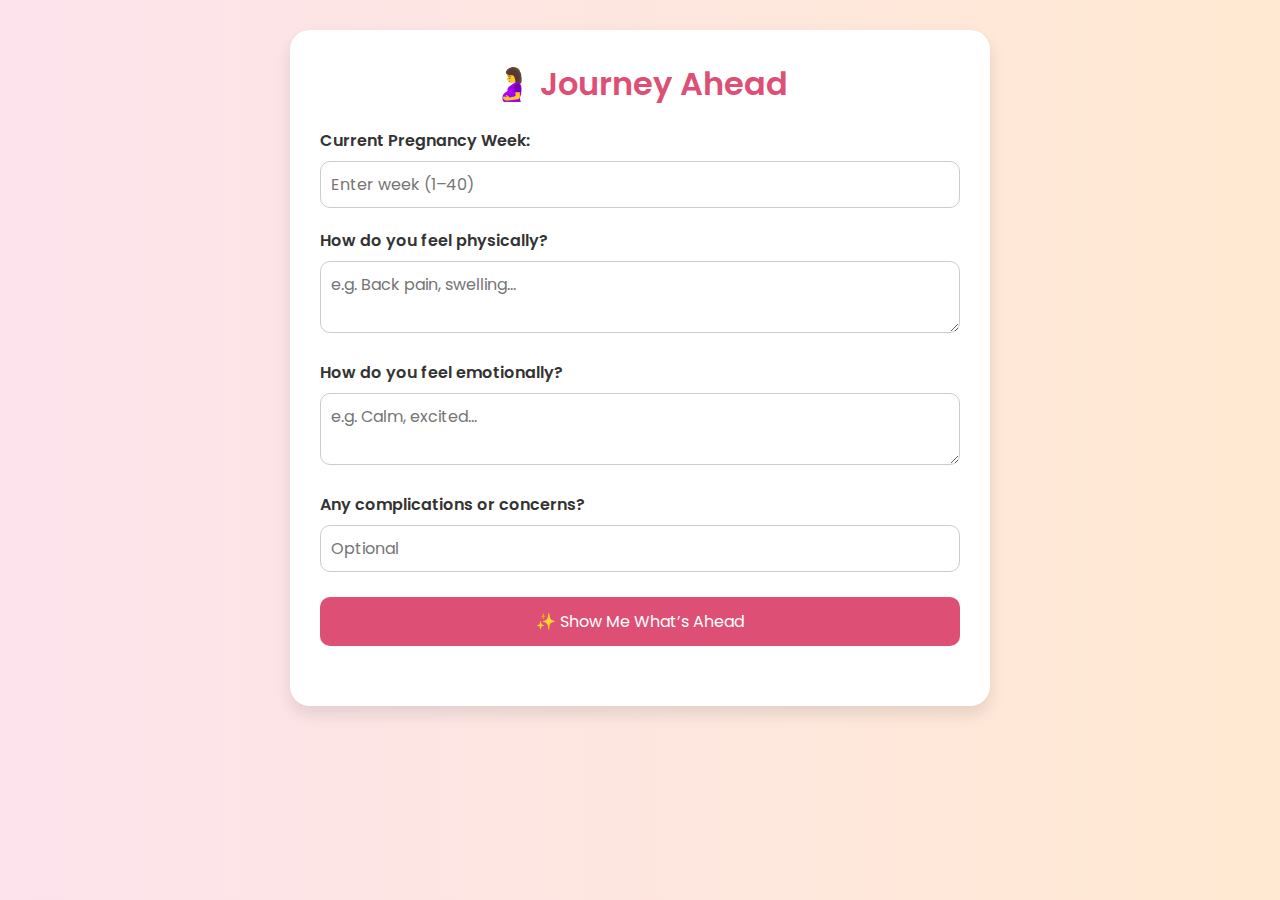
<file: HackPrix/ab/index.html>
<!DOCTYPE html>
<html lang="en">
<head>
  <meta charset="UTF-8" />
  <meta name="viewport" content="width=device-width, initial-scale=1.0" />
  <title>Journey Ahead - Pregnancy Companion</title>
  <link href="https://fonts.googleapis.com/css2?family=Poppins:wght@300;600&display=swap" rel="stylesheet">
  <style>
    * {
      margin: 0;
      padding: 0;
      box-sizing: border-box;
      font-family: 'Poppins', sans-serif;
    }
    body {
      background: linear-gradient(to right, #fce3ec, #ffe9d2);
      color: #333;
      padding: 30px;
      animation: fadeIn 1s ease-in-out;
    }
    @keyframes fadeIn {
      from { opacity: 0; }
      to { opacity: 1; }
    }
    .container {
      max-width: 700px;
      margin: auto;
      background: white;
      border-radius: 20px;
      box-shadow: 0 8px 16px rgba(0,0,0,0.1);
      padding: 30px;
      animation: slideIn 1s ease-in-out;
    }
    @keyframes slideIn {
      from { transform: translateY(40px); opacity: 0; }
      to { transform: translateY(0); opacity: 1; }
    }
    h1 {
      text-align: center;
      font-weight: 600;
      margin-bottom: 20px;
      color: #dd4f75;
    }
    label {
      display: block;
      margin-top: 20px;
      font-weight: 600;
    }
    input, textarea {
      width: 100%;
      padding: 10px;
      border-radius: 10px;
      border: 1px solid #ccc;
      margin-top: 8px;
      font-size: 16px;
    }
    .error {
      color: red;
      font-size: 14px;
      margin-top: 5px;
      display: none;
    }
    button {
      margin-top: 25px;
      background: #dd4f75;
      color: white;
      padding: 12px;
      font-size: 16px;
      border: none;
      border-radius: 10px;
      cursor: pointer;
      width: 100%;
      transition: background 0.3s ease;
    }
    button:hover {
      background: #c43e65;
    }
    .output {
      margin-top: 30px;
      animation: fadeIn 1s ease-in-out;
    }
    .section {
      background: #fff7f9;
      padding: 15px 20px;
      border-radius: 12px;
      margin-bottom: 15px;
      box-shadow: 0 4px 10px rgba(0,0,0,0.05);
    }
    .section h3 {
      color: #c43e65;
      margin-bottom: 10px;
    }
  </style>
</head>
<body>
  <div class="container">
    <h1>🤰 Journey Ahead</h1>

    <label for="week">Current Pregnancy Week:</label>
    <input type="number" id="week" min="1" max="40" placeholder="Enter week (1–40)" />
    <div id="week-error" class="error">Please enter a valid week between 1 and 40.</div>

    <label for="symptoms">How do you feel physically?</label>
    <textarea id="symptoms" placeholder="e.g. Back pain, swelling..."></textarea>

    <label for="emotions">How do you feel emotionally?</label>
    <textarea id="emotions" placeholder="e.g. Calm, excited..."></textarea>

    <label for="concerns">Any complications or concerns?</label>
    <input type="text" id="concerns" placeholder="Optional" />

    <button onclick="generateGuide()">✨ Show Me What’s Ahead</button>

    <div id="output" class="output"></div>
  </div>

  <script>
    const weekDescriptions = {
  1: "You may not feel anything unusual, but your body is quietly preparing. Hormones begin shifting, laying the groundwork for a new life. Fertilization occurs and the zygote forms. This tiny ball of cells begins dividing rapidly. Though you can't detect it, an incredible journey has just begun. There's no need to change your routine yet. Your womb is about to become a life-sustaining sanctuary. Emotionally, this may still feel abstract. It’s okay to feel unsure or unaware. The miracle is already underway, even if unnoticed.",
  2: "Your body starts responding to subtle hormonal shifts. You may feel mild bloating, cramps, or emotional sensitivity. The fertilized egg travels through your fallopian tube. It’s preparing to nestle into your uterus. This implantation will establish a connection with your blood supply. It marks the beginning of your placenta’s development. You may not feel any of this, and that’s normal. Your body is working efficiently in the background. Emotionally, anticipation may begin to grow. Everything is right on track.",
  3: "This week marks implantation into the uterine wall. You may experience light spotting or cramping. Your hormone levels rise to support the pregnancy. The embryo begins forming basic structures. Cells start organizing into layers that will become organs. You’re laying the foundation for new life. Emotionally, you may feel tired or even irritable. Many still don’t realize they’re pregnant. Your womb has officially welcomed your baby. A quiet but powerful transformation begins.",
  4: "Fatigue or sore breasts may set in. Hormones like hCG ramp up in your system. A missed period might be your first clue. Your body is undergoing significant internal changes. The embryo grows rapidly, forming the neural tube. This becomes the brain and spinal cord. Emotionally, excitement and anxiety may mix. Your body is now a full-time construction site. Though invisible outside, the work within is nonstop. You’ve entered the earliest stages of motherhood.",
  5: "You may begin experiencing morning sickness. Fatigue and mood swings may intensify. Your body is adjusting to new hormonal rhythms. Internally, your baby’s heart begins beating. It’s one of the first vital organs to function. The circulatory system is taking shape. Emotionally, you may feel more sensitive or overwhelmed. Rest becomes increasingly important. Your tiny baby is growing at an astonishing rate. It’s okay to pause and take care of yourself.",
  6: "You might notice a heightened sense of smell. Nausea and exhaustion can feel more intense. Hormones are peaking to sustain the pregnancy. The baby’s brain and spine are developing quickly. Tiny limb buds begin to emerge. Their heart is beating with a steady rhythm. You may feel joy mixed with discomfort. It’s normal to struggle during early weeks. Small victories — like hydration — go a long way. Trust your body and lean on your support system.",
  7: "Your uterus is growing and may cause mild cramping. Nausea and fatigue may be constant companions. Hormones continue to fluctuate wildly. Meanwhile, your baby develops arms, legs, and facial features. The tail disappears and organs continue forming. Baby’s brain cells multiply at lightning speed. Emotionally, you might feel drained or tearful. Every symptom is part of a greater purpose. Your baby is growing more human by the day. You’re doing more than you realize.",
  8: "You might feel bloated and your clothes may fit tighter. Morning sickness, aversions, and exhaustion may linger. You’re likely craving rest and predictability. Inside you, baby is constantly moving (though undetectable yet). Fingers and toes start to take shape. Their heartbeat grows stronger and faster. Emotionally, you may crave reassurance and calm. It’s normal to want validation during this time. Your body is performing miracles — even in discomfort. You are becoming someone’s world.",
  9: "Nausea may intensify and emotions may fluctuate wildly. You might notice oilier skin or new food preferences. Your body is adapting to sustain rapid changes. Baby is the size of a grape and developing muscles. Eyes, ears, and eyelids are now forming. They’re starting to look more baby-like. You may feel joyful one moment, exhausted the next. Be gentle with yourself and your expectations. Your body’s signals are valid and important. This week brings both intensity and purpose.",
  10: "Your uterus is now double its original size. You may feel bloated, constipated, or very tired. Symptoms may start to ease or shift. Baby’s facial features become more defined. Their brain is growing rapidly. Bones and cartilage begin forming. Emotionally, the pregnancy may feel more real. You’re nearly through the first trimester. This is a huge accomplishment. Continue nourishing yourself and seeking rest.",
  11: "You may experience emotional surges or skin changes. Hunger might increase as nausea fades. Hormones continue affecting your mood and energy. Baby’s bones begin to harden this week. Tooth buds and nail beds are forming. Organs are functioning more independently. You may start dreaming more vividly. It’s okay to feel a wide range of emotions. Baby now resembles a tiny human more than ever. Your second trimester is within reach.",
  12: "You might feel a little more energetic. Some early symptoms begin to ease. Your bump may begin to emerge slightly. Baby is now fully formed and enters a growth phase. Reflexes like sucking and swallowing begin. Organs like the liver and kidneys start working. You may feel more emotionally balanced. The risk of miscarriage drops significantly. It’s a good time to breathe and reflect. Your body and baby are thriving.",
  13: "Fatigue fades and appetite may increase. You may feel relief and renewed energy. Your skin may glow or break out. Baby is the size of a peach and growing fast. Vocal cords and fingerprints are forming. Their body starts catching up to the head in size. This week marks the second trimester. It often brings a sense of emotional stability. Celebrate this new chapter in your journey. You’re stepping into a powerful phase.",
  14: "Clothes may start fitting differently. You may feel more confident and physically stable. Nausea usually declines significantly. Baby’s facial expressions begin forming. Their kidneys start producing urine. Arms and legs grow more proportional. You may feel emotionally more connected. Some find their sex drive returns. Start thinking about gentle activity or stretching. You’re building strength for what’s ahead.",
  15: "You may feel pelvic pressure or backache. Nasal congestion or headaches may pop up. Embrace hydration and regular movement. Baby is growing hair, eyebrows, and bones. They can sense light through closed eyes. Their limbs now bend and stretch. You may feel inspired to start planning. Emotional connection deepens. Listen to your body’s shifting needs. Your pregnancy is progressing beautifully.",
  16: "You may experience round ligament pain. Skin may feel dry or sensitive. Some begin to notice a pregnancy glow. Baby can now hear muffled voices. Facial muscles begin moving. Baby may begin tiny kicks — though hard to notice. Your bond may deepen as awareness grows. Emotionally, you might feel a sense of awe. A belly bump might now be visible. Cherish this gentle stage.",
  17: "You may notice your center of gravity shifting. Hip or joint pain might begin. Your energy may be higher than earlier weeks. Baby’s fat stores begin developing. They’re starting to gain weight quickly. The umbilical cord thickens to support growth. You may start nesting or organizing. Emotionally, a protective instinct may emerge. You’re doing everything right. Growth is steady and strong.",
  18: "You might feel fluttering or bubbling sensations. Your lower back may ache. Sleep might become more disrupted. Baby’s ears are developed enough to hear. They may respond to sound and movement. Facial features are sharpening. You may feel overwhelmed or excited. You are nearing the halfway mark. Allow time for self-care and stretching. Your baby is becoming more real each day.",
  19: "Stretch marks or skin changes may appear. You may feel occasional dizziness or forgetfulness. Hydration and posture help relieve strain. Baby’s senses are developing rapidly. They may hear your heartbeat and voice. Movement becomes more coordinated. Emotionally, you may feel more in tune. This is a beautiful window to bond. Singing or talking to baby is encouraged. Growth is accelerating wonderfully.",
  20: "Halfway there! You may have your anatomy scan this week. You might experience more backaches or tightness. Baby’s organs are developing rapidly. They’re practicing swallowing and breathing. Eyebrows and scalp hair are visible. Emotionally, this milestone feels empowering. You may feel more confident and excited. It’s a good time to plan ahead. Keep enjoying this magical transformation.",
  21: "Braxton Hicks may start or become more noticeable. You may feel pressure in your ribs. Your body is preparing gradually. Baby is gaining fat and growing steadily. Their limbs move fluidly now. Eyelids and eyebrows are distinct. You may feel more deeply bonded. Some moms start journaling or documenting changes. It’s okay to rest more often. Each week brings new beauty.",
  22: "You might notice stretch marks or skin changes. Your belly button could start to pop out. Sleeping may require extra pillows. Baby’s grip is strengthening. Their facial features are fully formed. Lanugo, a fine hair, covers their body. Emotionally, you might feel creatively inspired. This week often brings more consistent movement. Document what you feel — it’s a unique phase. Let your body guide your pace.",
  23: "Swelling in the feet or hands may begin. You might feel tingling or light cramping. Your balance may be off slightly. Baby is listening and reacting to loud sounds. Blood vessels become visible under skin. Their lungs continue to grow. Emotionally, you might feel productive and hopeful. This is a great time for calm activities. Yoga, rest, and reading are helpful. Your womb is now a cozy, active place.",
  24: "You may feel aches in your hips and lower back. Heartburn could become more frequent. Walking slowly helps ease pressure. Baby’s lungs form branches for breathing. Their skin is still translucent. They’re now viable with intensive care if born. This week marks an important milestone. You might feel relieved or anxious. Celebrate how far you've come. The third trimester approaches.",
  25: "You may feel your belly tighten randomly. Movement might be more pronounced now. Fatigue could creep back in. Baby’s reflexes are sharpening. They might respond to your touch or voice. Eyes begin to develop pigment. You may begin nesting behaviors. Emotionally, you may feel more intuitive. Make space for rest and joy. You’re nurturing a beautiful life.",
  26: "Your sleep may become lighter or interrupted. Heartburn or shortness of breath may appear. Stretching and hydration help ease discomfort. Baby now responds to light and sound. Their eyes begin to open. They’re inhaling and exhaling amniotic fluid. You may feel closer to meeting them. Allow time to slow down. Every moment is shaping your baby. You’re doing incredible work.",
  27: "Welcome to the third trimester! You may feel heavier or more tired. Swelling and leg cramps are common. Baby’s brain is rapidly developing. They have regular sleep and wake cycles. Eyelashes form and movement is strong. You may feel awe and fatigue in waves. Focus on support and calmness. Bonding continues to deepen. You’re on the final stretch.",
  28: "Your belly feels prominent and active. Shortness of breath may increase. You might notice vivid dreams. Baby is blinking and moving often. They start forming memories. They respond clearly to voices. Emotionally, nesting may intensify. Rest becomes your new ritual. Ask for help when needed. You’re doing this with grace.",
  29: "You may feel clumsy or off-balance. Fatigue might return with more intensity. Pressure on your bladder increases. Baby’s bones are strengthening. Their muscles and lungs are maturing. They gain weight quickly now. Emotionally, reassurance may feel essential. Take slow walks and warm baths. Embrace slower routines. You are strong and steady.",
  30: "You may feel your baby shifting position. Skin may feel itchy or stretched. Finding sleep positions is tricky. Baby practices breathing more regularly. Their eyes track light and dark. Fat reserves are building. Emotional waves may rise and fall. Reflect on your progress so far. Keep your routines simple and gentle. Each moment brings you closer to birth.",
  31: "You may feel pelvic pain or lightning crotch. Heartburn and restlessness continue. Support belts can offer relief. Baby responds to sound, light, and movement. They sleep most of the day. Their body fat is increasing steadily. Emotionally, anticipation rises. You may start final preparations. Enjoy quiet moments of connection. Baby is almost ready.",
  32: "Your movements might feel slower and heavier. You may experience pressure in your pelvis. Frequent bathroom trips increase. Baby’s fingernails are growing. Their bones are fully developed but soft. They’re getting ready for birth. Emotional sensitivity may return. Practice deep breathing and patience. Prepare your space and your heart. You’re nearing the finish line.",
  33: "You may experience Braxton Hicks more often. Legs might ache or swell after standing. Fatigue is more persistent. Baby continues to gain weight. Their immune system is developing. Their skull remains soft for birth. Emotions can feel raw or tender. You may find comfort in rituals. Keep things flexible and slow. You're preparing beautifully.",
  34: "Sleep may be interrupted frequently. You may need more support while walking. Belly feels round and heavy. Baby’s organs are nearly ready for birth. They turn head-down in many cases. They react to your moods and sounds. Emotions swing quickly at this stage. Accept help where offered. Relaxation matters more than perfection. Trust your instincts.",
  35: "You’re feeling very full and possibly impatient. Walking may be uncomfortable. Rest often and hydrate. Baby begins to drop into the pelvis. Their brain and lungs finish maturing. Their position may limit your breath. You may feel proud, anxious, or both. Surround yourself with positive affirmations. Light exercise is still beneficial. Soon, you’ll meet your little one.",
  36: "Your body begins final preparations. You might experience stronger contractions. Sleep becomes increasingly fragmented. Baby is full-term and ready. They’re practicing blinking and grasping. They continue to gain weight daily. Emotions fluctuate rapidly now. Focus on calm and supportive surroundings. Pack your bag and relax your mind. You’re ready for delivery.",
  37: "You might feel cramps, back pain, or pelvic pressure. Signs of labor may show. Short walks and deep breaths help. Baby’s lungs are fully mature. They’re engaged and in position. They react to light and voice. Emotionally, you may feel on alert. Practice self-trust and breathing exercises. Surround yourself with readiness and love. The wait is nearly over.",
  38: "You may feel large and very ready to deliver. Every movement may feel exaggerated. Continue to rest deeply. Baby’s growth slows but development continues. They shed lanugo and increase fat stores. They’re fully ready for the world. Emotions may be a mix of joy and anxiety. Talk to someone regularly. Trust your timeline. Birth is close.",
  39: "Cramping and spotting may increase. Contractions may start and stop. Breathe and stay hydrated. Baby’s nervous system is ready. They are fully formed and positioned. Their head is descending. You may reflect on the journey behind you. Keep affirming your strength. Your baby is nearly in your arms. Breathe into your courage.",
  40: "Your due date has arrived. You may feel anticipation, pressure, or worry. Stay calm and trust your process. Baby is full-term and safe to arrive. They’re ready to meet you. Labor signs may appear anytime. Let your body and baby guide the pace. Focus on breathing and comfort. Soon, a new chapter begins. You’ve done something extraordinary."
};

    function getBabyGrowth(week) {
      if (weekDescriptions[week]) return weekDescriptions[week];
      return "Week data unavailable.";
    }

    function analyzeEmotion(emotion) {
      if (/anxious|scared|worried/i.test(emotion)) {
        return "It’s okay to feel anxious — try calming routines, talk to someone, and remind yourself you're doing great.";
      } else if (/happy|calm|excited/i.test(emotion)) {
        return "You're emotionally in tune — keep the positivity flowing!";
      } else {
        return "Emotions fluctuate — stay gentle with yourself and keep communication open with loved ones.";
      }
    }

    function analyzeSymptoms(symptom) {
      if (/back|pain|fatigue|swelling/i.test(symptom)) {
        return "You may continue to feel discomfort. Light exercise and rest can help relieve it.";
      } else if (/nausea|vomit|dizzy/i.test(symptom)) {
        return "You may still experience nausea. Stay hydrated and eat small meals.";
      } else {
        return "Your symptoms may vary — stay mindful and consult your doctor when unsure.";
      }
    }

    function generateGuide() {
      const week = parseInt(document.getElementById("week").value);
      const symptoms = document.getElementById("symptoms").value.trim();
      const emotions = document.getElementById("emotions").value.trim();
      const concerns = document.getElementById("concerns").value.trim();
      const weekError = document.getElementById("week-error");
      const output = document.getElementById("output");

      if (isNaN(week) || week < 1 || week > 40) {
      weekError.style.display = "block";
      output.innerHTML = "<div class='section'><h3>❌ Invalid Input</h3><p>Please enter a number between 1 and 40 to get accurate information about your pregnancy week.</p></div>";
        return;
      }
      weekError.style.display = "none";

      output.innerHTML = `
        <div class='section'>
          <h3>🤰 Your Physical Experience This Week</h3>
          <p>${analyzeSymptoms(symptoms)}</p>
        </div>
        <div class='section'>
          <h3>💭 Your Emotional Journey Right Now</h3>
          <p>${analyzeEmotion(emotions)}</p>
        </div>
        ${concerns ? `
        <div class='section'>
          <h3>⚠ Concerns Noted</h3>
          <p>We're here to support you. Please consult your healthcare provider for: <strong>${concerns}</strong>.</p>
        </div>` : ''}
        <div class='section'>
          <h3>👶 Your Baby's Development This Week</h3>
          <p>${getBabyGrowth(week)}</p>
        </div>
        <div class='section'>
          <h3>🌟 A Gentle Reminder Just for You</h3>
          <p>You’re strong, growing life, and doing beautifully. Each step brings you closer to your baby. 💕</p>
        </div>
      `;
    }
  </script>
</body>
</html>
</file>
